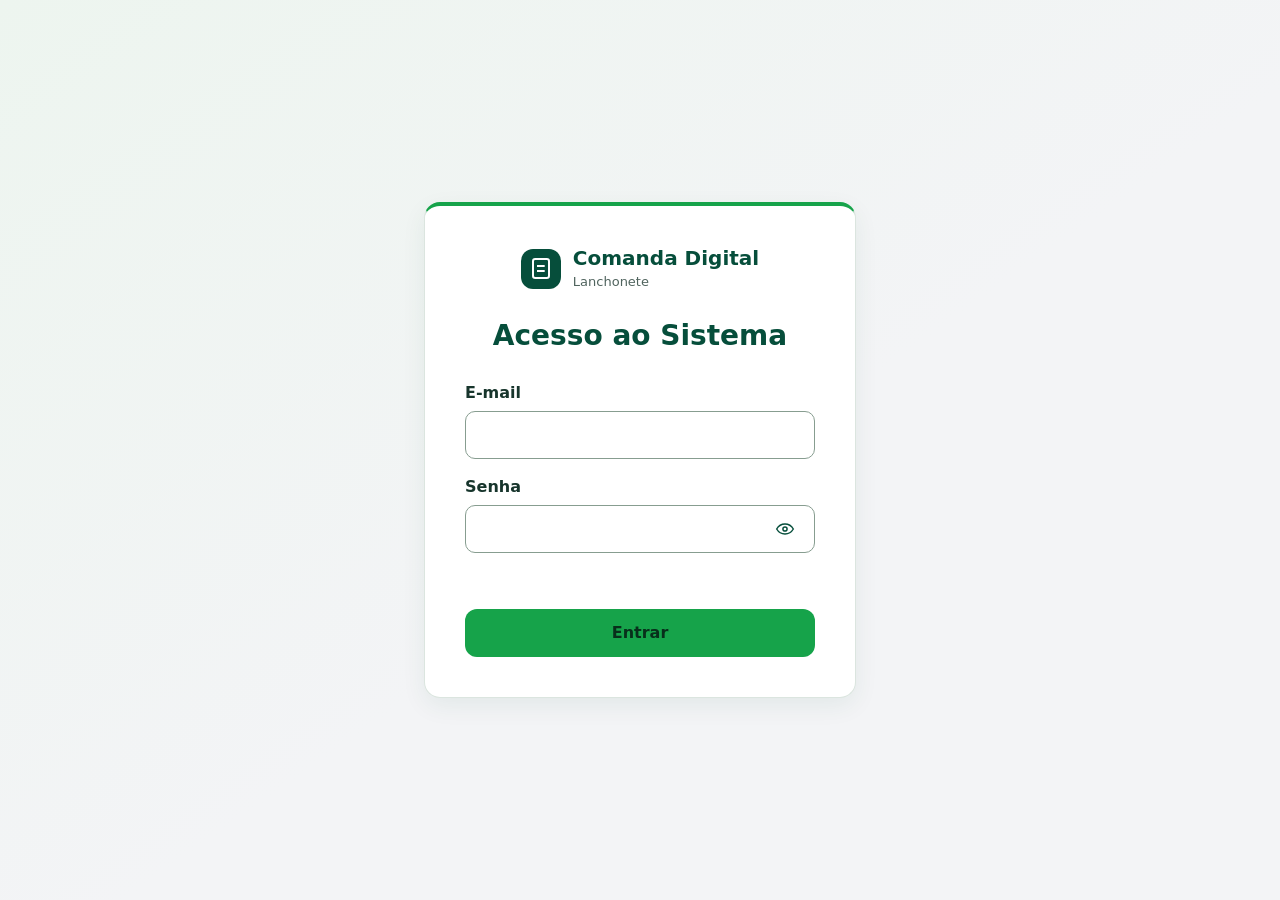
<file: frontend/index.html>
<!doctype html>
<html lang="pt-BR">
  <head>
    <meta charset="UTF-8" />
    <meta name="viewport" content="width=device-width, initial-scale=1.0" />
    <title>Acesso ao Sistema | Comanda Digital</title>
    <link rel="stylesheet" href="./css/style.css" />
    <link rel="stylesheet" href="./css/layout.css" />
    <link rel="stylesheet" href="./css/components.css" />
  </head>
  <body>
    <main class="home" id="conteudo">
      <section class="card login-card" aria-labelledby="login-title">
        <div class="brand login-brand">
          <span class="brand__icon" aria-hidden="true"><span class="receipt-icon"></span></span>
          <span><strong>Comanda Digital</strong><small>Lanchonete</small></span>
        </div>
        <h1 id="login-title">Acesso ao Sistema</h1>
        <form class="login-form" method="post" novalidate>
          <div class="field">
            <label class="field__label" for="email">E-mail</label>
            <input class="field__input" id="email" name="email" type="email"
              autocomplete="username" required />
          </div>
          <div class="field">
            <label class="field__label" for="senha">Senha</label>
            <div class="password-field">
              <input class="field__input" id="senha" name="senha" type="password"
                autocomplete="current-password" required />
              <button class="password-toggle" type="button"
                aria-label="Mostrar senha" aria-controls="senha" disabled>
                <svg aria-hidden="true" width="20" height="20" viewBox="0 0 24 24"
                  fill="none" stroke="currentColor" stroke-width="1.75" stroke-linecap="round">
                  <path d="M2 12s3.5-6 10-6 10 6 10 6-3.5 6-10 6S2 12 2 12Z" />
                  <circle cx="12" cy="12" r="2.5" />
                  <path class="password-toggle__slash" d="m4 4 16 16" />
                </svg>
              </button>
            </div>
          </div>
          <p id="login-message" class="message" role="alert"></p>
          <button class="button button--primary" type="submit" disabled>Entrar</button>
        </form>
        <noscript>Ative o JavaScript para acessar o sistema.</noscript>
      </section>
    </main>
    <script type="module" src="./js/login.js"></script>
  </body>
</html>
</file>
<file: frontend/css/style.css>
:root {
  --color-dark-green: #064e3b;
  --color-green: #16a34a;
  --color-white: #ffffff;
  --color-light-gray: #f3f4f6;
  --color-danger: #b91c1c;
  font-family: system-ui, sans-serif;
  color: var(--color-dark-green);
  background: var(--color-light-gray);
}

* {
  box-sizing: border-box;
}

body {
  margin: 0;
}

:root {
  --color-text: #17352c;
  --color-muted: #50645e;
  --color-border: #dbe5df;
  --color-green-light: #e7f5ec;
  --shadow-soft: 0 0.5rem 1.5rem rgb(6 78 59 / 7%);
  --radius: 1rem;
  line-height: 1.5;
}

body {
  color: var(--color-text);
  background: linear-gradient(145deg, #edf5ef, var(--color-light-gray) 55%);
}

button,
input,
select,
textarea {
  font: inherit;
}

:focus-visible {
  outline: 0.1875rem solid var(--color-green);
  outline-offset: 0.1875rem;
}
</file>
<file: frontend/css/layout.css>
.home {
  display: grid;
  min-block-size: 100vh;
  min-block-size: 100dvh;
  place-items: center;
  padding: clamp(1rem, 4vw, 2.5rem);
}

.app {
  display: grid;
  grid-template-rows: auto 1fr;
  min-block-size: 100vh;
  min-block-size: 100dvh;
}

.app[hidden] {
  display: none;
}

#app-shell {
  display: contents;
}

.app-header {
  grid-column: 1 / -1;
  color: var(--color-white);
  background: var(--color-dark-green);
}

.app-header__inner {
  display: flex;
  align-items: center;
  gap: 0.875rem;
  min-block-size: 4.75rem;
  padding: 0.75rem clamp(1rem, 4vw, 2.5rem);
}

.brand {
  display: inline-flex;
  align-items: center;
  gap: 0.75rem;
  color: inherit;
  text-decoration: none;
  line-height: 1.25;
}

.brand strong,
.brand small {
  display: block;
}

.brand strong {
  font-size: clamp(1rem, 4.5vw, 1.25rem);
}

.brand small {
  margin-block-start: 0.2rem;
  color: #bce7d0;
  font-size: 0.8125rem;
}

.brand__icon {
  display: grid;
  flex: none;
  inline-size: 2.5rem;
  block-size: 2.5rem;
  place-items: center;
  border-radius: 0.75rem;
  background: rgb(255 255 255 / 13%);
}

.menu-toggle {
  display: grid;
  flex: none;
  inline-size: 2.75rem;
  block-size: 2.75rem;
  place-items: center;
  padding: 0;
  border: 1px solid rgb(255 255 255 / 35%);
  border-radius: 0.75rem;
  color: inherit;
  background: transparent;
  cursor: pointer;
}

.menu-icon {
  inline-size: 1.125rem;
  block-size: 0.875rem;
  border-block: 2px solid currentColor;
  background: linear-gradient(currentColor, currentColor) center / 100% 2px no-repeat;
}

.app-sidebar {
  display: none;
}

.menu-drawer {
  inset: 0 auto 0 0;
  inline-size: min(20rem, 88vw);
  max-inline-size: none;
  block-size: 100%;
  max-block-size: none;
  margin: 0;
  padding: 1rem;
  border: 0;
  color: var(--color-text);
  background: var(--color-white);
  box-shadow: var(--shadow-soft);
}

.menu-drawer::backdrop,
.modal::backdrop {
  background: rgb(10 32 25 / 55%);
}

body:has(dialog:modal) {
  overflow: hidden;
}

.menu-drawer__header {
  display: flex;
  align-items: center;
  justify-content: space-between;
  gap: 0.5rem;
  margin-block-end: 1rem;
}

.menu-close {
  font-size: 1.375rem;
  line-height: 1;
}

.navigation ul {
  display: grid;
  gap: 0.375rem;
  margin: 0;
  padding: 0;
  list-style: none;
}

.navigation a,
.navigation button {
  display: flex;
  align-items: center;
  min-block-size: 3rem;
  padding: 0.625rem 0.875rem;
  border-radius: 0.625rem;
  color: var(--color-text);
  font-weight: 600;
  text-decoration: none;
}

.navigation button {
  inline-size: 100%;
  border: 0;
  background: transparent;
  cursor: pointer;
}

.navigation a:hover,
.navigation button:hover {
  background: var(--color-light-gray);
}

.navigation a[aria-current="page"] {
  color: var(--color-dark-green);
  background: var(--color-green-light);
  box-shadow: inset 0.2rem 0 var(--color-green);
}

.navigation__exit {
  margin-block-start: 0.75rem;
  padding-block-start: 0.75rem;
  border-block-start: 1px solid var(--color-border);
}


.page {
  inline-size: min(100%, 70rem);
  min-inline-size: 0;
  margin-inline: auto;
  padding: clamp(1rem, 4vw, 2.5rem);
}

.page h1 {
  margin: 0 0 1.25rem;
  color: var(--color-dark-green);
  font-size: clamp(1.625rem, 5vw, 2.5rem);
  line-height: 1.2;
}

@media (min-width: 56rem) {
  .app {
    grid-template-columns: 15rem minmax(0, 1fr);
  }

  .menu-toggle {
    display: none;
  }

  .app-sidebar {
    display: block;
    padding: 1.25rem 1rem;
    border-inline-end: 1px solid var(--color-border);
    background: var(--color-white);
  }
}
</file>
<file: frontend/css/components.css>
.button {
  margin-block-start: 1.5rem;
}

.button {
  display: inline-flex;
  min-block-size: 2.75rem;
  min-inline-size: 2.75rem;
  align-items: center;
  justify-content: center;
  padding: 0.625rem 1rem;
  border: 1px solid transparent;
  border-radius: 0.75rem;
  font-weight: 700;
  text-align: center;
  text-decoration: none;
  cursor: pointer;
}

.button--primary {
  color: #082f1b;
  background: var(--color-green);
}

.button--primary:hover {
  background: #22b654;
}

.button--secondary {
  color: var(--color-dark-green);
  border-color: var(--color-border);
  background: var(--color-white);
}

.button--secondary:hover {
  background: var(--color-green-light);
}

.button--danger {
  color: var(--color-white);
  background: var(--color-danger);
}

.button--danger:hover {
  background: #991b1b;
}

.button:disabled {
  opacity: 0.6;
  cursor: default;
}

.card,
.modal {
  padding: clamp(1rem, 4vw, 2rem);
  border: 1px solid var(--color-border);
  border-radius: var(--radius);
  color: var(--color-text);
  background: var(--color-white);
  box-shadow: var(--shadow-soft);
  overflow-wrap: anywhere;
}

.field {
  display: grid;
  gap: 0.375rem;
}

.field__label {
  font-weight: 600;
}

.field__input {
  inline-size: 100%;
  min-inline-size: 0;
  min-block-size: 2.75rem;
  padding: 0.625rem 0.875rem;
  border: 1px solid #879d90;
  border-radius: 0.625rem;
  color: var(--color-text);
  background: var(--color-white);
}

.field--search .field__input {
  border-radius: 1.5rem;
}

.status {
  display: inline-block;
  padding: 0.25rem 0.625rem;
  border-radius: 1rem;
  font-size: 0.875rem;
  font-weight: 700;
}

.status--neutral {
  color: var(--color-muted);
  background: var(--color-light-gray);
}

.message {
  padding: 0.75rem 1rem;
  border-radius: 0.625rem;
  overflow-wrap: anywhere;
}

.message:empty {
  padding: 0;
}

.status--success,
.message--success {
  color: var(--color-dark-green);
  background: var(--color-green-light);
}

.status--error,
.message--error {
  color: #991b1b;
  background: #fef2f2;
}

.modal {
  inline-size: min(30rem, calc(100% - 2rem));
}

.modal__title {
  margin-block: 0 0.75rem;
}

.modal__actions {
  display: flex;
  justify-content: flex-end;
  margin-block-start: 1rem;
}

.empty-state {
  display: grid;
  justify-items: center;
  align-content: center;
  gap: 0.625rem;
  min-block-size: 13rem;
  padding: 1.5rem 0.5rem;
  text-align: center;
}

.empty-state__icon {
  display: grid;
  inline-size: 3.25rem;
  block-size: 3.25rem;
  place-items: center;
  border-radius: 0.875rem;
  color: var(--color-dark-green);
  background: var(--color-green-light);
}

.receipt-icon {
  display: inline-block;
  inline-size: 1.1rem;
  block-size: 1.35rem;
  border: 2px solid currentColor;
  border-radius: 0.2rem;
  background:
    linear-gradient(currentColor, currentColor) center 34% / 55% 2px no-repeat,
    linear-gradient(currentColor, currentColor) center 67% / 55% 2px no-repeat;
}

.empty-state__title,
.empty-state__description {
  margin: 0;
}

.empty-state__title {
  font-size: 1.125rem;
}

.empty-state__description {
  color: var(--color-muted);
}

.login-card {
  inline-size: min(100%, 27rem);
  padding: clamp(1.25rem, 6vw, 2.5rem);
  border-block-start: 0.25rem solid var(--color-green);
}

.login-brand {
  display: flex;
  justify-content: center;
  color: var(--color-dark-green);
}

.login-brand .brand__icon {
  color: var(--color-white);
  background: var(--color-dark-green);
}

.login-brand small {
  color: var(--color-muted);
}

.login-card h1 {
  margin: 1.5rem 0;
  color: var(--color-dark-green);
  font-size: clamp(1.375rem, 5vw, 1.75rem);
  text-align: center;
}

.login-form {
  display: grid;
  gap: 1rem;
}

.login-form .field__input,
.login-form .button {
  min-block-size: 3rem;
}

.login-form .field__input[aria-invalid="true"] {
  border-color: var(--color-danger);
}

.login-form .message {
  margin: 0;
}

.login-form .message:empty {
  margin-block-end: -1rem;
}

.password-field {
  position: relative;
}

.password-field .field__input {
  display: block;
  width: 100%;
  padding-right: 48px;
}

.password-field .field__input::-ms-reveal {
  display: none;
}

.password-toggle {
  position: absolute;
  right: 12px;
  top: 50%;
  transform: translateY(-50%);
  display: grid;
  place-items: center;
  width: 36px;
  height: 44px;
  margin: 0;
  padding: 0;
  border: 0;
  color: var(--color-dark-green);
  background: transparent;
  cursor: pointer;
}

.password-toggle:disabled {
  opacity: 0.6;
  cursor: default;
}

.password-toggle[aria-label="Mostrar senha"] .password-toggle__slash {
  visibility: hidden;
}

.open-orders-header {
  display: flex;
  flex-wrap: wrap;
  align-items: center;
  justify-content: space-between;
  gap: 0.75rem 1.5rem;
  margin-block-end: 1.25rem;
}

.open-orders-header h1,
.open-orders-header .button,
.open-orders-back {
  margin: 0;
}

.open-orders-header .button {
  inline-size: 100%;
}

.open-orders-back {
  margin-block-end: 1.25rem;
}

.open-orders-search {
  max-inline-size: 20rem;
  margin-block-end: 1.25rem;
}

.open-orders-list {
  display: grid;
  gap: 1rem;
  margin: 0;
  padding: 0;
  list-style: none;
}

.open-orders-list[hidden] {
  display: none;
}

.open-orders-list .card {
  block-size: 100%;
  padding: 0;
}

.open-order {
  display: flex;
  flex-direction: column;
  gap: 1rem;
  block-size: 100%;
  padding: 1.25rem;
  border-radius: inherit;
  color: inherit;
  text-decoration: none;
}

.open-order:hover,
.open-order:focus-visible {
  box-shadow: inset 0 0 0 1px var(--color-green);
}

.open-order__heading {
  display: flex;
  flex-wrap: wrap;
  align-items: center;
  justify-content: space-between;
  gap: 0.5rem;
}

.open-order__heading h2 {
  margin: 0;
  color: var(--color-dark-green);
  font-size: 1.375rem;
  line-height: 1.2;
}

.open-order__facts {
  display: grid;
  gap: 0.5rem;
  margin: 0;
}

.open-order__facts div {
  display: flex;
  flex-wrap: wrap;
  align-items: baseline;
  justify-content: space-between;
  gap: 0.125rem 0.5rem;
}

.open-order__facts dt {
  color: var(--color-muted);
}

.open-order__facts dd {
  margin: 0;
  font-weight: 600;
}

.open-order__total {
  color: var(--color-dark-green);
  font-size: 1.125rem;
}

.open-order__details {
  display: flex;
  align-items: center;
  justify-content: space-between;
  min-block-size: 2.75rem;
  margin-block-start: auto;
  border-block-start: 1px solid var(--color-border);
  color: var(--color-dark-green);
  font-weight: 700;
}

@media (min-width: 40rem) {
  .open-orders-header .button {
    inline-size: auto;
  }

  .open-orders-list {
    grid-template-columns: repeat(auto-fit, minmax(min(100%, 16rem), 1fr));
  }
}
</file>
<file: frontend/css/detalhes-pedido.css>
.order-details,
.order-details__items,
.order-details__picker {
  display: grid;
  gap: 1rem;
}

.order-details[hidden],
.order-details [hidden] {
  display: none;
}

.order-details__heading,
.order-details__actions,
.order-details__total {
  display: flex;
  flex-wrap: wrap;
  align-items: center;
  gap: 0.5rem;
}

.order-details__heading,
.order-details__total {
  justify-content: space-between;
}

.order-details__heading {
  margin-block-end: 1rem;
}

.order-details__heading h2,
.order-details__item h3 {
  margin: 0;
  color: var(--color-dark-green);
}

.order-details__actions .button,
.order-details__heading .button,
.order-details__picker .button,
.order-delete-modal .button,
.order-finish-modal .button {
  margin: 0;
}

.order-details__items {
  grid-template-columns: repeat(auto-fit, minmax(min(100%, 15rem), 1fr));
  margin: 0;
  padding: 0;
  list-style: none;
}

.order-details__item {
  display: grid;
  align-content: start;
  gap: 0.75rem;
  min-inline-size: 0;
  padding: 1rem;
  border: 1px solid var(--color-border);
  border-radius: 0.75rem;
  background: var(--color-light-gray);
}

.order-details__total {
  padding: 0.75rem 1rem;
  border-radius: 0.75rem;
  color: var(--color-dark-green);
  background: var(--color-green-light);
}

.order-details__total strong {
  font-size: 1.375rem;
}

.order-details__picker .modal__actions,
.order-delete-modal .modal__actions,
.order-finish-modal .modal__actions {
  flex-wrap: wrap;
  gap: 0.5rem;
  margin: 0;
}

.order-delete-modal #aviso-exclusao {
  color: var(--color-danger);
}

.order-delete-modal [role="alert"]:not(:empty),
.order-finish-modal [role="alert"]:not(:empty) {
  margin-block-end: 1rem;
}

@media (max-width: 30rem) {
  .order-details__order-actions .button,
  .order-finish-modal .button {
    flex: 1 1 100%;
  }
}

#erro-edicao:not(:empty) {
  margin-block-end: 1rem;
}
</file>
<file: frontend/css/novo-pedido.css>
.new-order {
  display: grid;
  align-items: start;
  gap: 1rem;
  min-inline-size: 0;
}

.new-order > section {
  min-inline-size: 0;
}

.new-order h2 {
  margin-block: 0 0.75rem;
  color: var(--color-dark-green);
  font-size: 1.25rem;
}

.new-order__table {
  max-inline-size: 15rem;
  margin-block-end: 1.5rem;
}

.new-order__table [aria-invalid="true"] {
  border-color: var(--color-danger);
}

.new-order__list {
  margin: 0;
  padding: 0;
  list-style: none;
}

.new-order__list li,
.new-order__total {
  display: flex;
  flex-wrap: wrap;
  align-items: center;
  justify-content: space-between;
  gap: 0.5rem 1rem;
  padding-block: 0.75rem;
  border-block-start: 1px solid var(--color-border);
}

.new-order__list small {
  display: block;
  color: var(--color-muted);
}

.new-order__quantity {
  display: flex;
  align-items: center;
  gap: 0.5rem;
}

.new-order__quantity output {
  min-inline-size: 2ch;
  text-align: center;
}

.new-order__quantity .button {
  padding-inline: 0.5rem;
  font-size: 1.25rem;
}

.new-order__total {
  margin-block: 0.75rem;
  padding-inline: 0.75rem;
  border: 0;
  border-radius: 0.625rem;
  color: var(--color-dark-green);
  background: var(--color-green-light);
}

.new-order__total strong {
  font-size: 1.25rem;
}

.new-order__actions {
  display: flex;
  flex-wrap: wrap;
  gap: 0.5rem;
}

.new-order__actions .button {
  flex: 1 1 auto;
}

.new-order .button {
  margin: 0;
}

@media (min-width: 46rem) and (max-width: 55.99rem), (min-width: 67rem) {
  .new-order {
    grid-template-columns: minmax(0, 3fr) minmax(0, 2fr);
  }
}
</file>
<file: frontend/css/produtos.css>
.products-header,
.product-actions,
.product-modal .modal__actions {
  display: flex;
  flex-wrap: wrap;
  gap: 0.75rem;
}

.products-header {
  align-items: center;
  justify-content: space-between;
  margin-block-end: 1.25rem;
}

.products-header h1,
.products-header .button,
.product-actions .button,
.product-modal .button,
.product-modal p {
  margin: 0;
}

.products-header .button {
  inline-size: 100%;
}

.products-list {
  display: grid;
  gap: 1rem;
  margin: 0;
  padding: 0;
  list-style: none;
}

.products-list .card {
  display: flex;
  flex-direction: column;
  block-size: 100%;
}

.products-list h2 {
  margin: 0;
  color: var(--color-dark-green);
  font-size: 1.25rem;
}

.products-list p {
  margin: 0.375rem 0 1rem;
  font-weight: 700;
}

.product-actions {
  margin-block-start: auto;
}

.product-actions .button,
.product-modal .button {
  flex: 1 1 auto;
}

#mensagem-produtos:not(:empty) {
  margin-block-end: 1rem;
}

.product-modal::backdrop {
  background: rgb(6 40 31 / 55%);
}

.product-modal form {
  display: grid;
  gap: 1rem;
}

.product-modal .modal__actions {
  margin: 0;
}

.product-modal [role="alert"]:empty,
.product-field-error:empty {
  display: none;
}

.product-modal input[aria-invalid="true"] {
  border-color: var(--color-danger);
}

.product-field-error {
  color: var(--color-danger);
  font-size: 0.875rem;
}

@media (min-width: 40rem) {
  .products-header .button {
    inline-size: auto;
  }

  .products-list {
    grid-template-columns: repeat(auto-fit, minmax(min(100%, 16rem), 1fr));
  }
}
</file>
